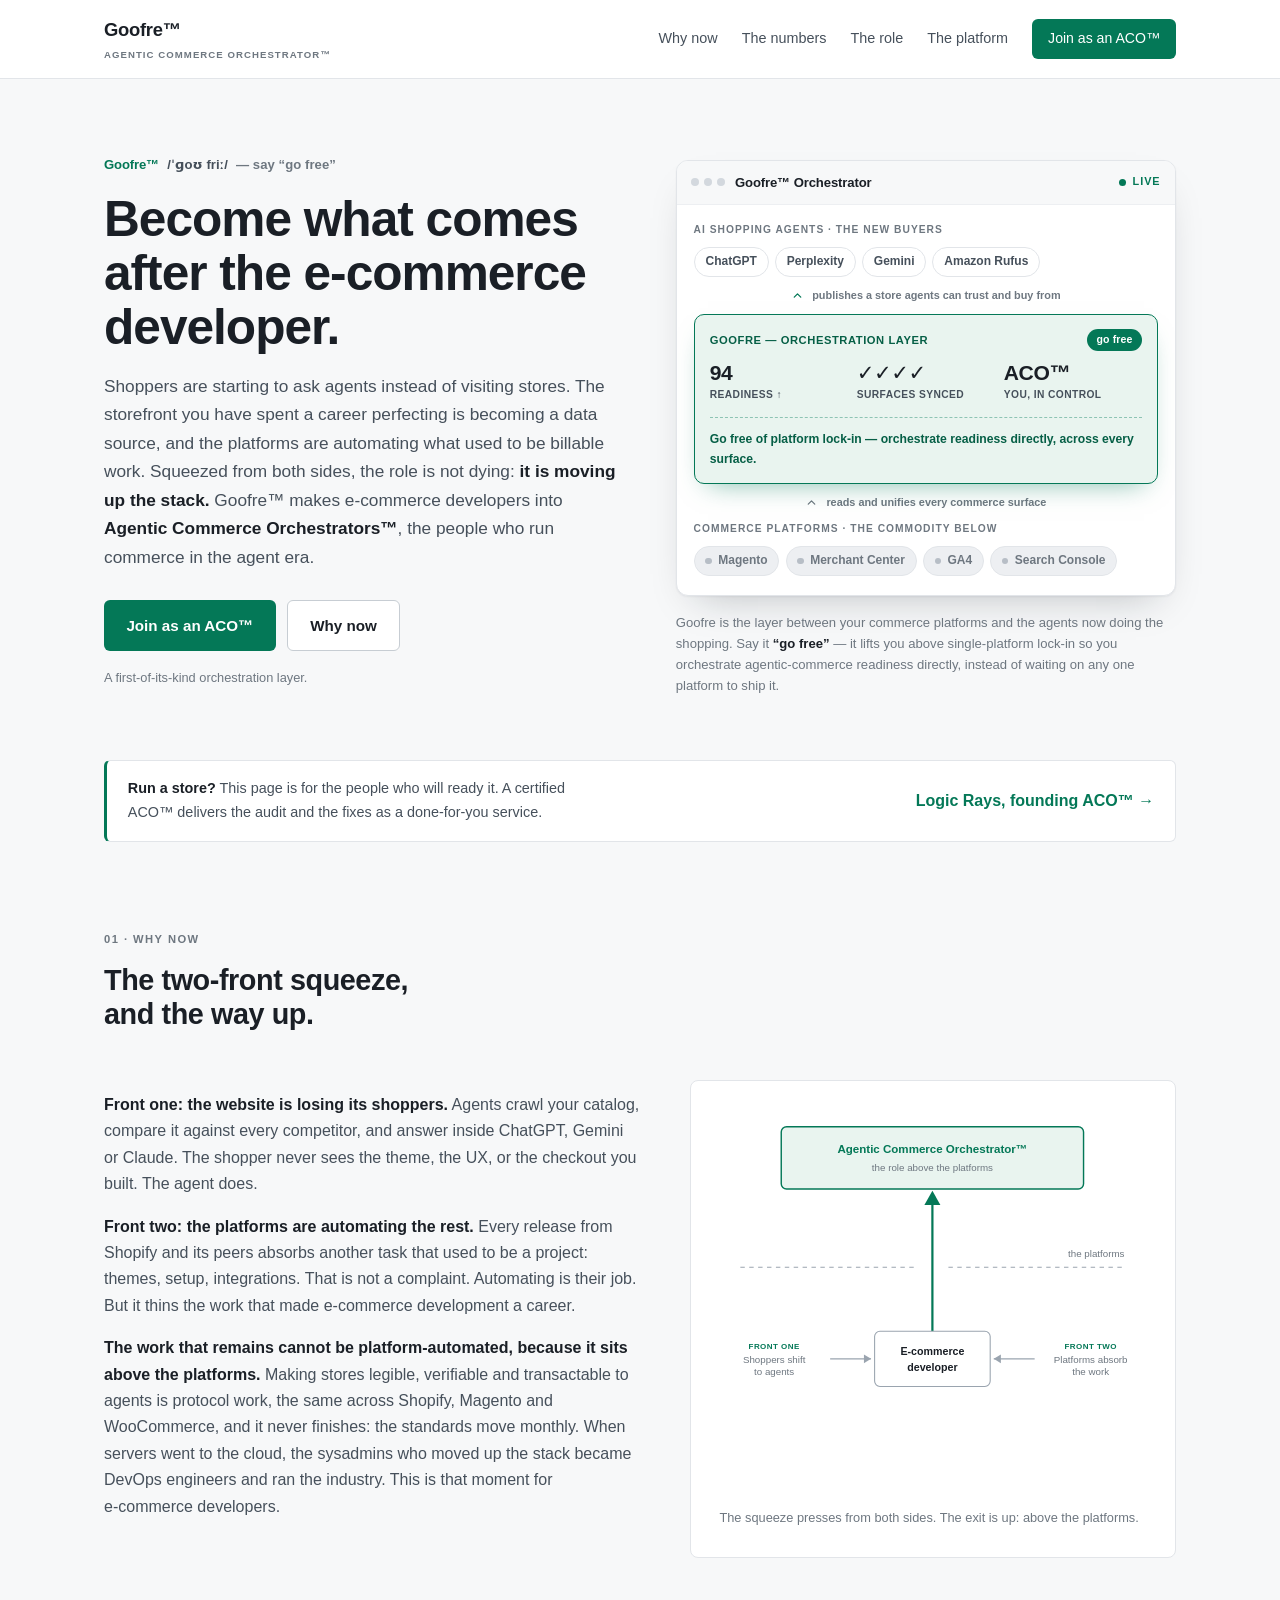
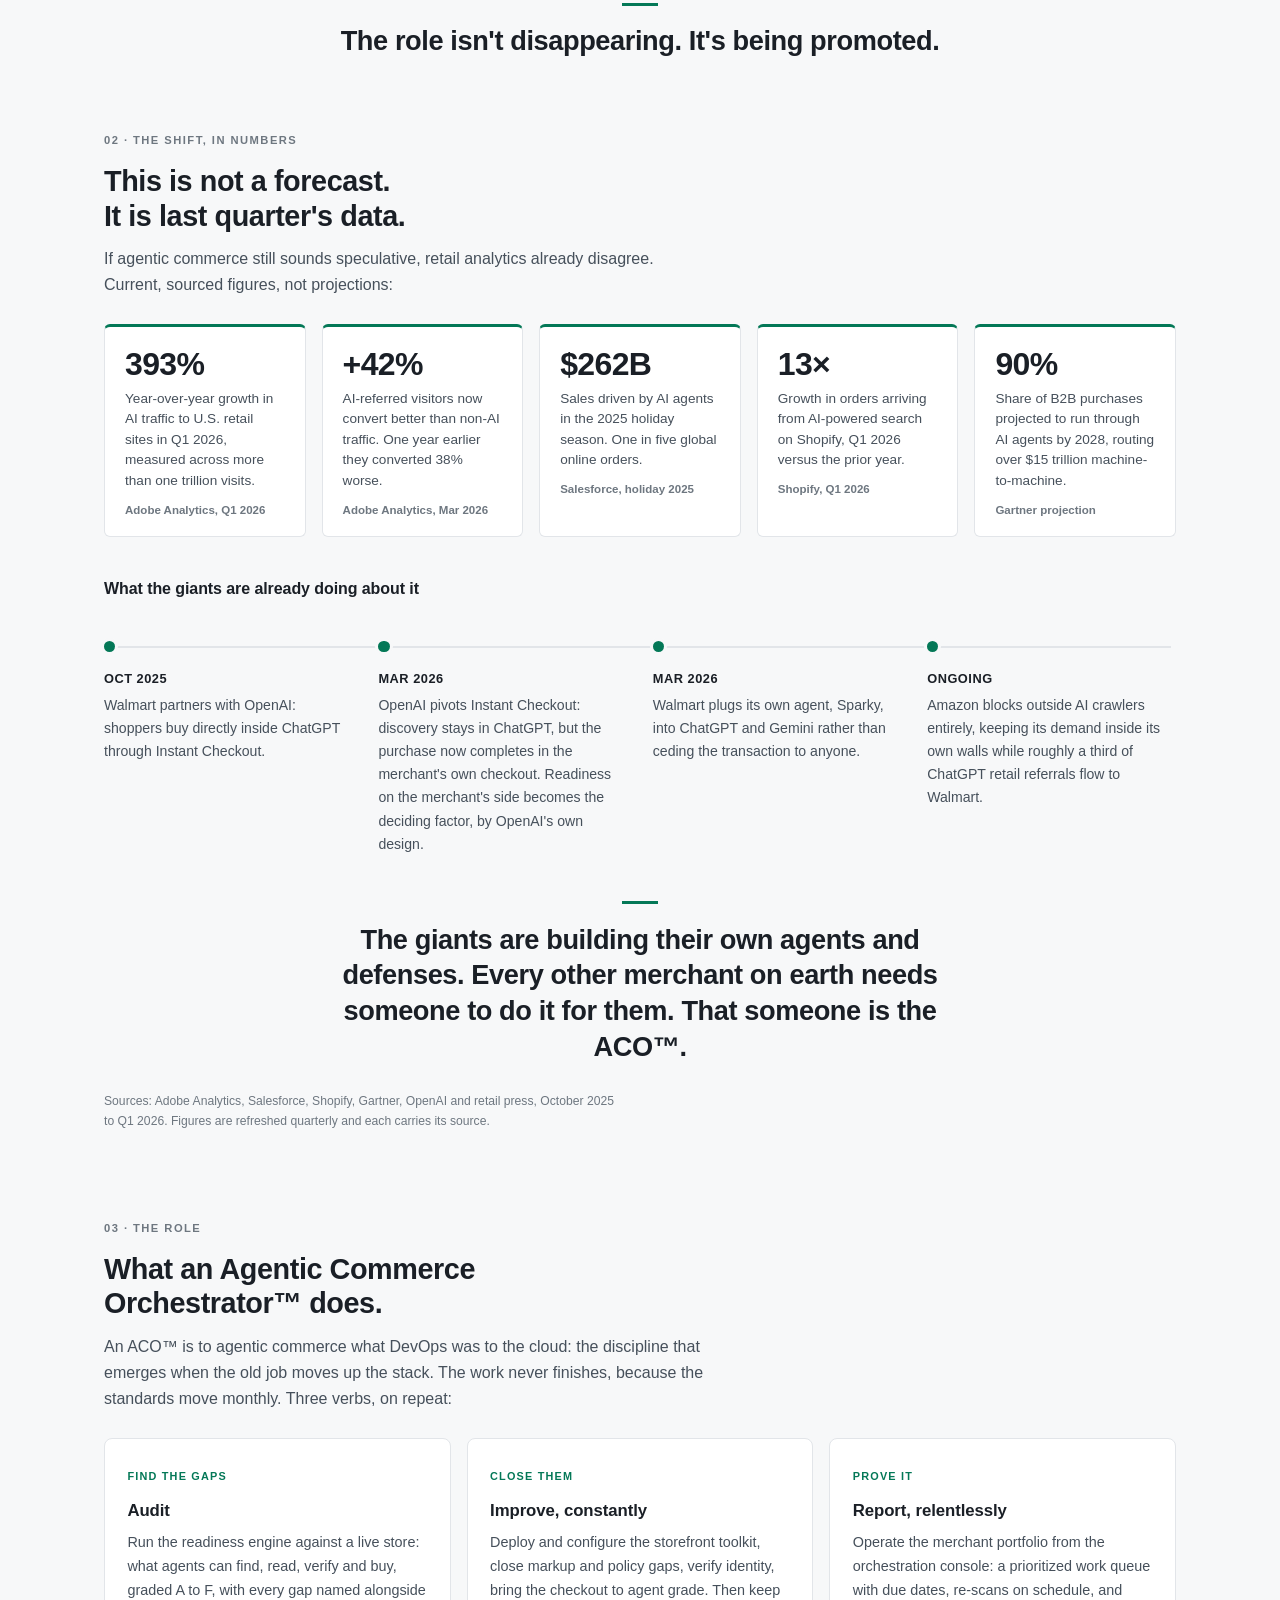
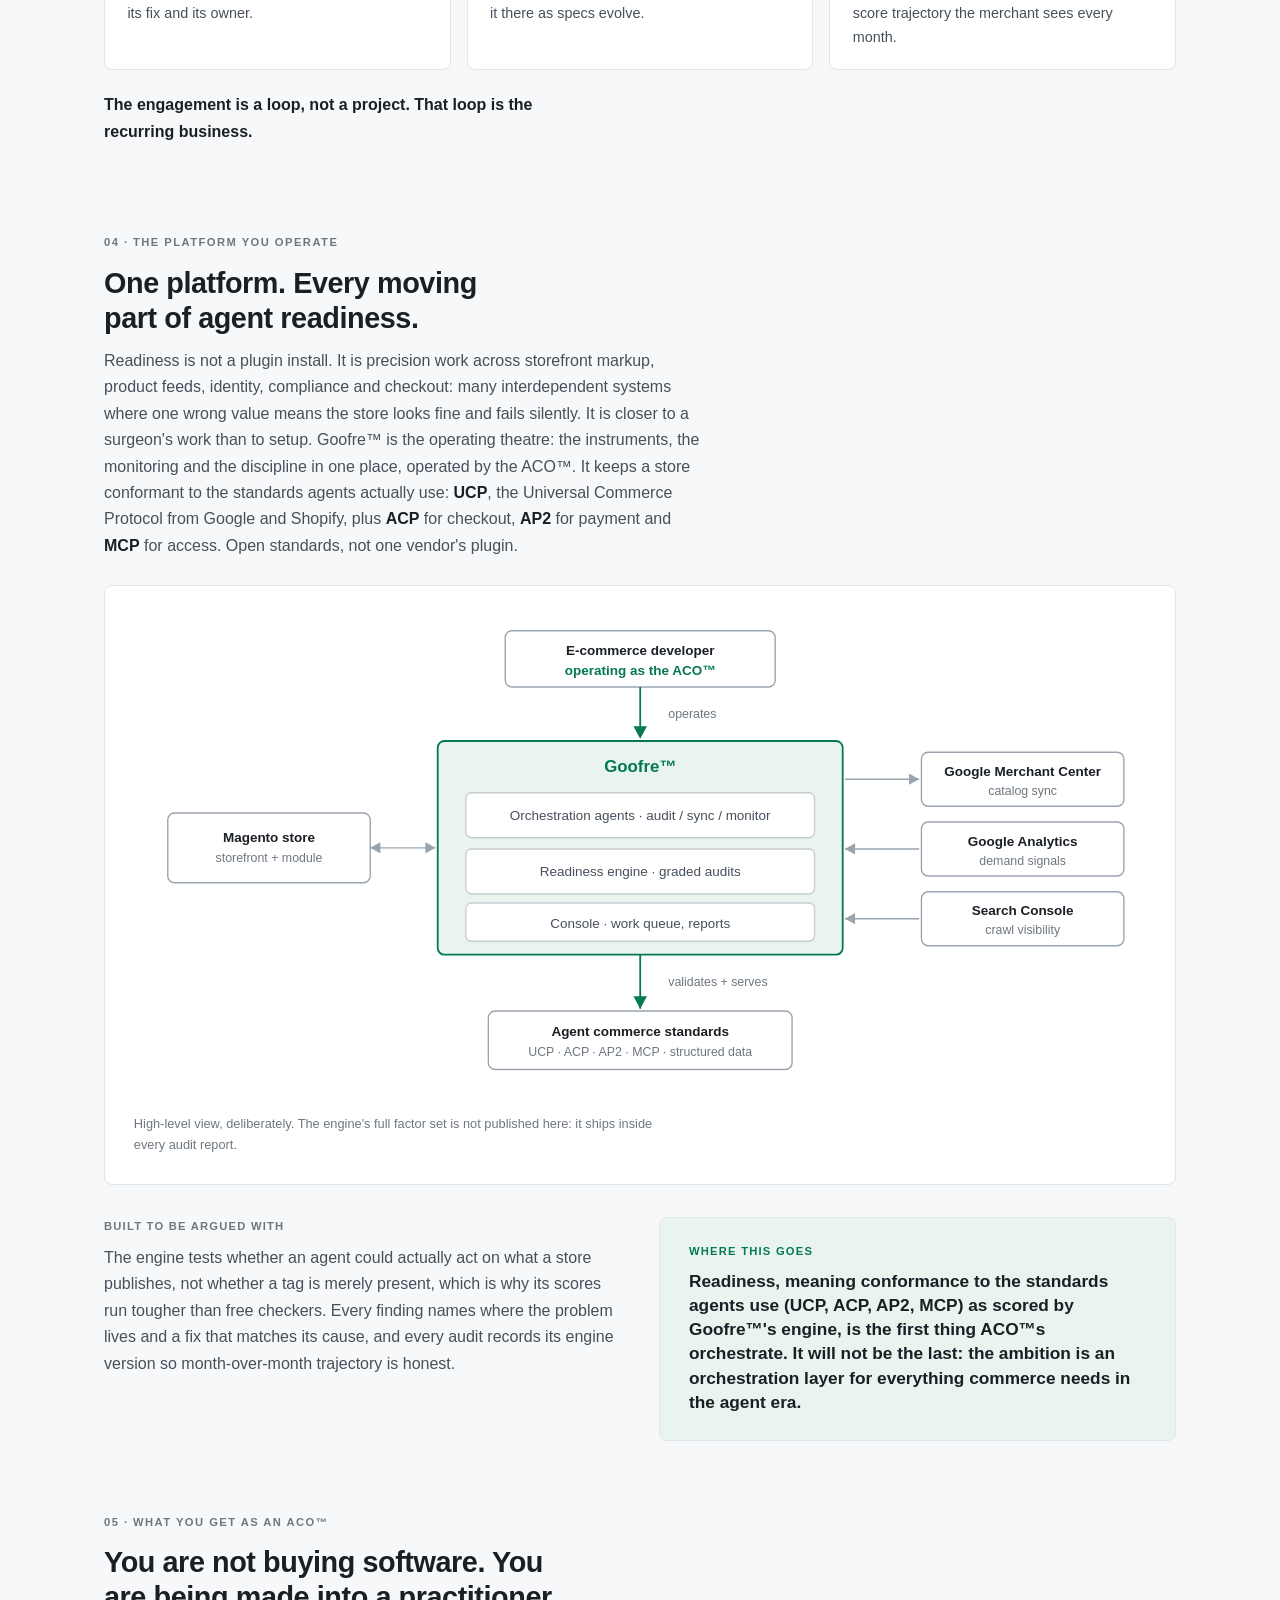
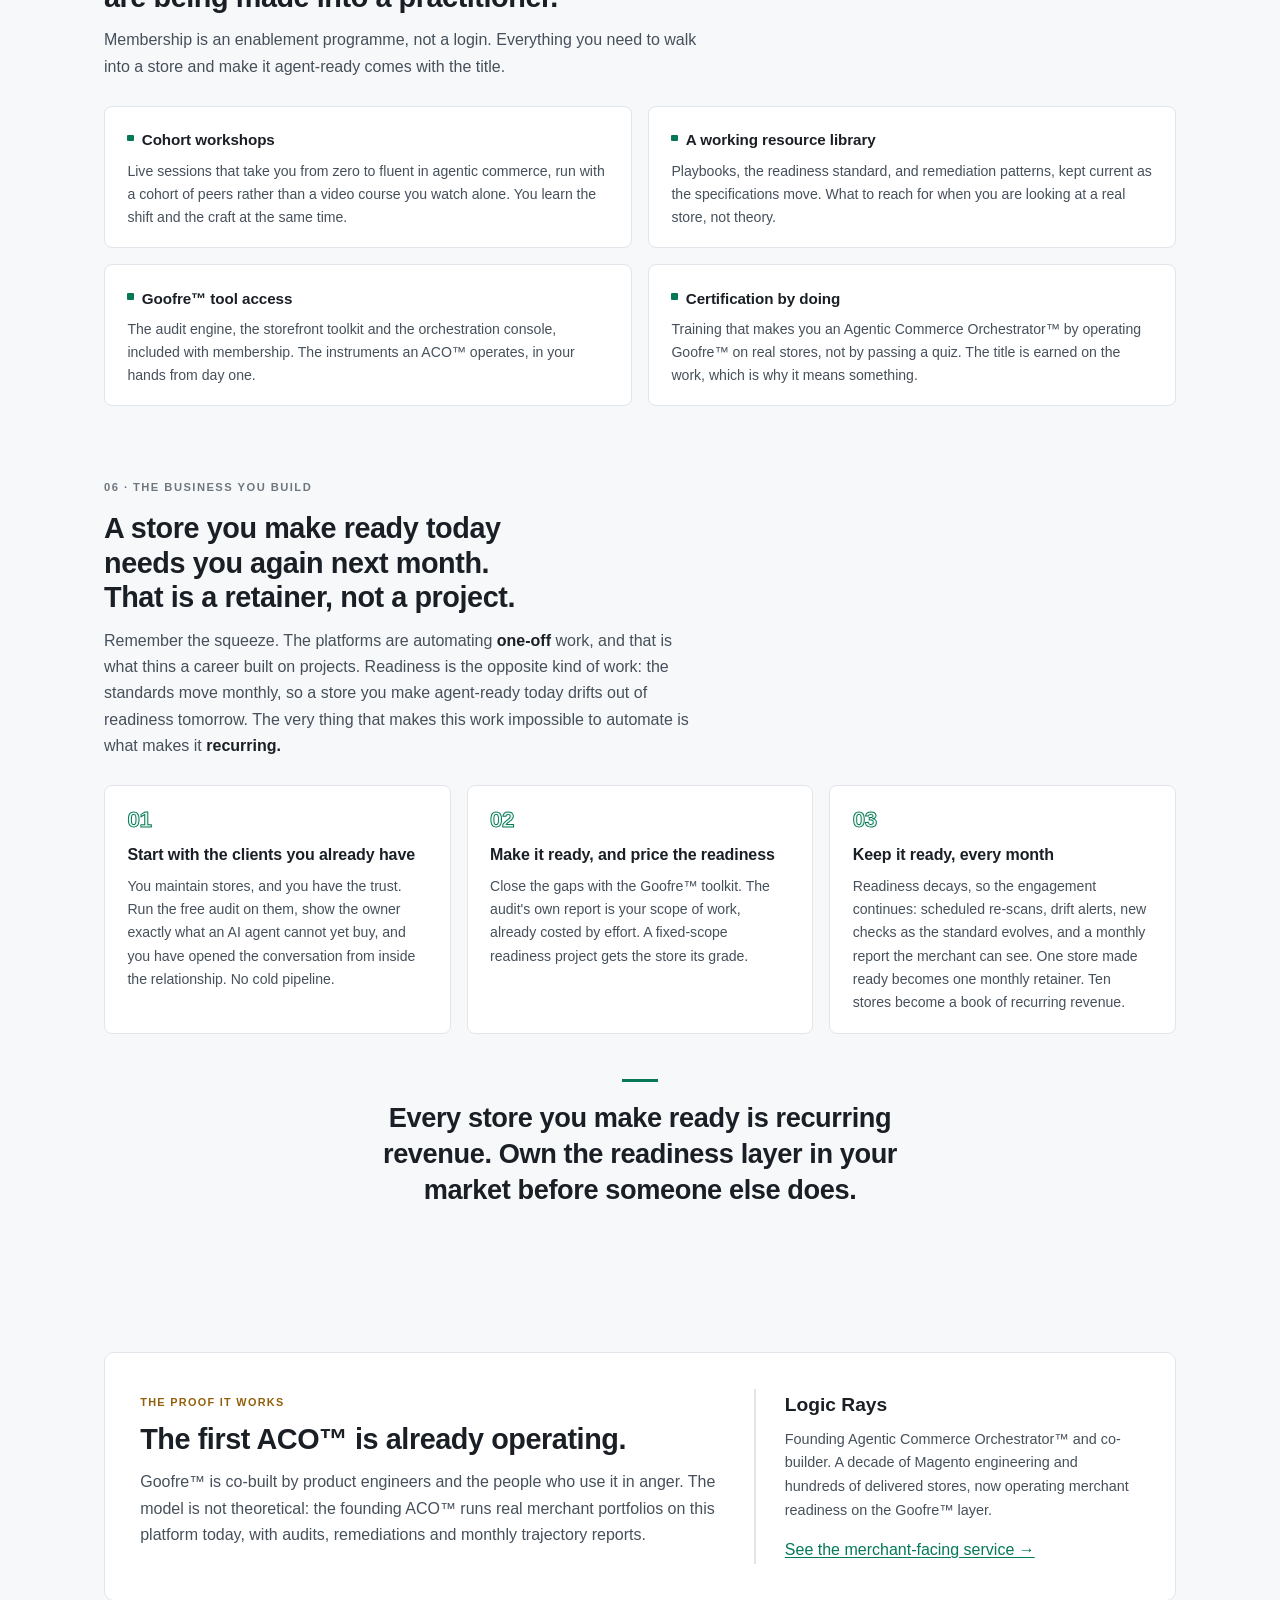
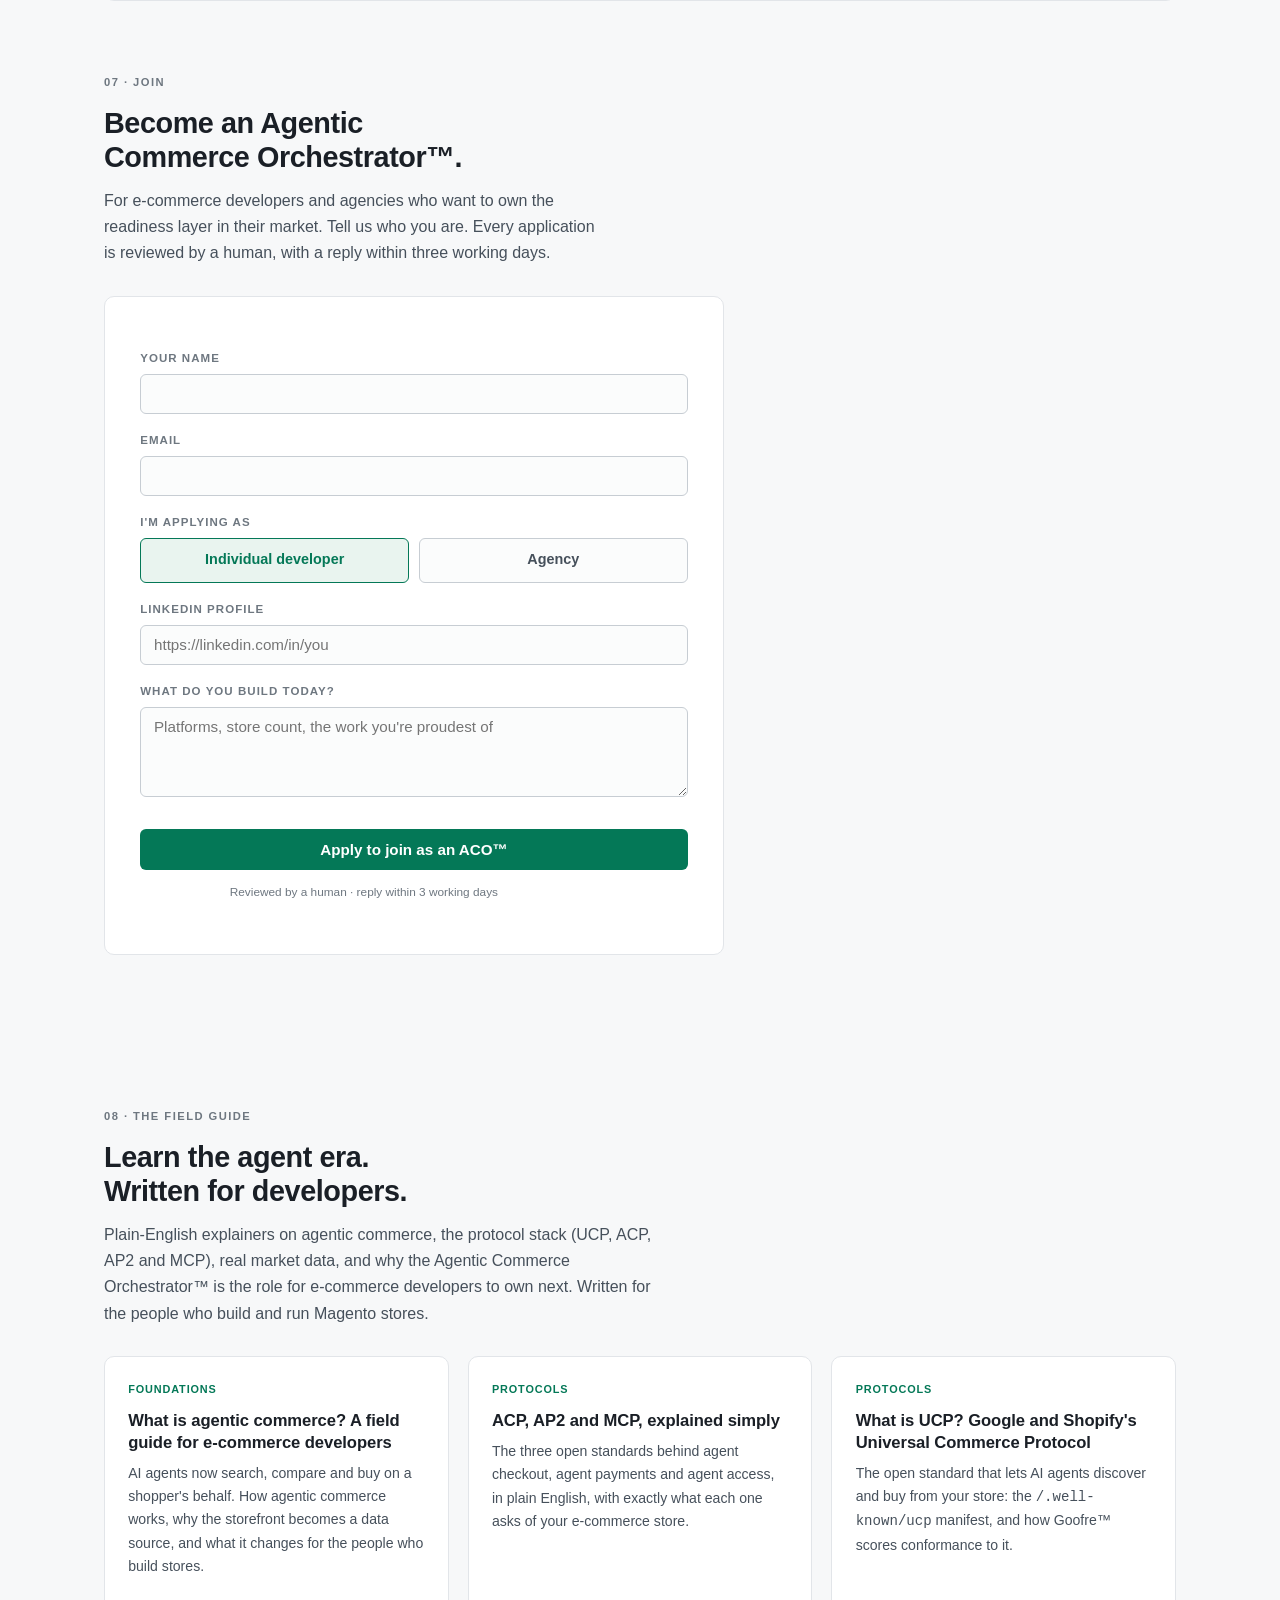
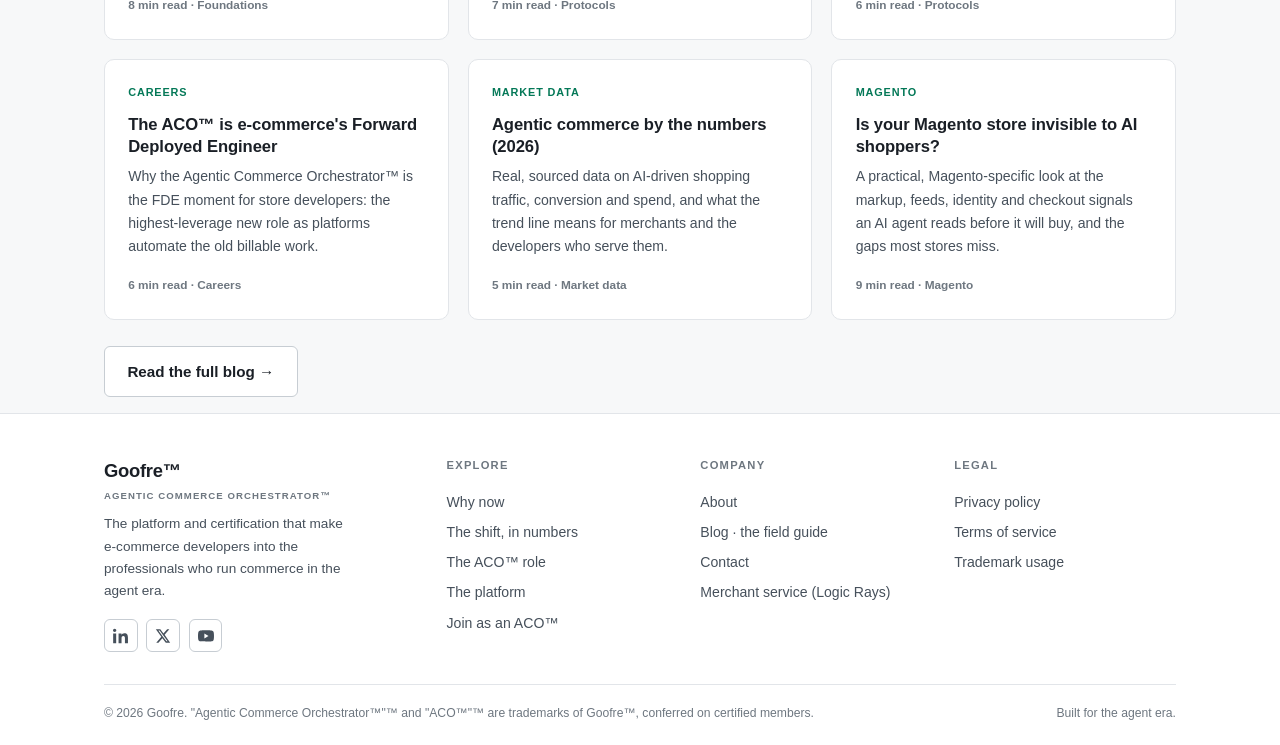
<file: index.html>
<!doctype html>
<html lang="en">
<head>
<!-- ═══════════════════════════════════════════════════════════════════════
  GOOFRE.COM · LANDING v5  (enterprise light · squeeze narrative · ACO)
  2026-08-13. Editorial rules in force on this page:
    · No em dashes anywhere in copy.
    · Every ACO / Agentic Commerce Orchestrator instance carries ™.
    · The audit is never quantified (no check counts, no factor lists).
      Precision is conveyed by language and the high-level diagram; the full
      factor set ships only inside audit reports.
    · The squeeze narrative is supply-side only (never merchant-facing).

  HANDOFF, fill before launch:
    [ ] Application form posts to a PLACEHOLDER action. Wire to a real
        endpoint (candidate: applicant-shaped variant of the public lead
        route) and name the owner of the 3-working-day reply promise.
    [ ] Footer: social links (LinkedIn / X / YouTube), Blog, About, Contact,
        Privacy, Terms are placeholder hrefs. Point at real destinations.
    [ ] Generate /sitemap.xml at launch and reference it in robots.txt.
    [ ] og:image, 1200x630 at /assets/goofre-og.jpg.
    [ ] Logic Rays links point at the github.io PREVIEW, swap to the real
        logicrays.com path at launch.
    [ ] Stats in section 02 are sourced Oct 2025 to Q1 2026. Refresh
        quarterly; each figure carries its source inline.
    [ ] index.html in this repo is the LIVE goofre.com. Replacing it with
        this file is the deliberate launch step.
    [ ] Preview deploys add <meta name="robots" content="noindex">.
  ═══════════════════════════════════════════════════════════════════════ -->
<meta charset="utf-8">
<meta name="viewport" content="width=device-width, initial-scale=1">
<title>Goofre | Agentic Commerce Orchestrator™ for E-commerce Developers</title>
<meta name="description" content="The website is losing shoppers to AI agents, and platforms are automating the rest. Goofre makes e-commerce developers into Agentic Commerce Orchestrators™: precision agentic-commerce readiness, storefront tooling and continuous orchestration. Join as an ACO™.">
<link rel="canonical" href="https://goofre.com/">

<meta property="og:type" content="website">
<meta property="og:site_name" content="Goofre">
<meta property="og:title" content="Become what comes after the e-commerce developer.">
<meta property="og:description" content="Squeezed between agents replacing storefronts and platforms automating projects, the role is moving up the stack. Goofre makes developers into Agentic Commerce Orchestrators™.">
<meta property="og:url" content="https://goofre.com/">
<meta property="og:image" content="https://goofre.com/assets/goofre-og.jpg">
<meta name="twitter:card" content="summary_large_image">

<script type="application/ld+json">
{
  "@context": "https://schema.org",
  "@type": "Organization",
  "name": "Goofre",
  "url": "https://goofre.com",
  "description": "Goofre, the Agentic Commerce Orchestrator™. The platform and certification that make e-commerce developers into ACO™s: the professionals who ready stores for AI shopping agents and keep them ready."
}
</script>
<script type="application/ld+json">
{
  "@context": "https://schema.org",
  "@type": "WebSite",
  "name": "Goofre",
  "url": "https://goofre.com"
}
</script>
</head>
<body>

<style>
  /* ── Enterprise light system. Deep emerald, restrained neutrals, 1px
       borders, small radii. No glows, no gradients, no dark-neon. ───────── */
  :root {
    --ground:  #F7F8F9;
    --surface: #FFFFFF;
    --ink:     #1A1F26;
    --ink-2:   #46505B;
    --ink-3:   #6E7780;
    --rule:    #E2E5E9;
    --rule-2:  #EDEFF2;
    --accent:  #047857;
    --accent-hover: #065F46;
    --tint:    #E9F4EF;
    --warn:    #92600A;
    --font-sans: "Helvetica Neue", Helvetica, Arial, "Segoe UI", system-ui, sans-serif;
  }

  * { box-sizing: border-box; }
  body {
    margin: 0; background: var(--ground); color: var(--ink-2);
    font-family: var(--font-sans); font-size: 16px; line-height: 1.65;
    -webkit-font-smoothing: antialiased;
  }
  .shell { max-width: 1120px; margin: 0 auto; padding: 0 1.5rem; }
  section { padding: 4.5rem 0 0; }

  .eyebrow {
    font-size: .7rem; letter-spacing: .13em; text-transform: uppercase;
    color: var(--ink-3); font-weight: 700; margin: 0 0 .9rem;
  }
  h1 {
    font-size: clamp(2rem, 4.8vw, 3.1rem); line-height: 1.08; letter-spacing: -.02em;
    font-weight: 700; margin: 0 0 1.1rem; color: var(--ink); text-wrap: balance; max-width: 19ch;
  }
  h2 {
    font-size: clamp(1.35rem, 2.8vw, 1.8rem); line-height: 1.2; letter-spacing: -.015em;
    font-weight: 700; margin: 0 0 .8rem; color: var(--ink); text-wrap: balance; max-width: 32ch;
  }
  h3 { font-size: 1rem; font-weight: 700; color: var(--ink); margin: 0 0 .4rem; letter-spacing: -.005em; }
  p { max-width: 68ch; margin: 0 0 1rem; }
  strong { color: var(--ink); font-weight: 700; }
  a { color: var(--accent); text-underline-offset: 2px; }
  a:focus-visible, .cta:focus-visible, input:focus-visible, textarea:focus-visible { outline: 2px solid var(--accent); outline-offset: 2px; }

  .cta {
    display: inline-flex; align-items: center; gap: .5rem;
    background: var(--accent); color: #fff; text-decoration: none;
    font-weight: 600; font-size: .95rem; padding: .75rem 1.4rem; border-radius: 6px; border: 0; cursor: pointer;
  }
  .cta:hover { background: var(--accent-hover); }
  .cta.ghost { background: var(--surface); color: var(--ink); border: 1px solid #C7CDD3; }
  .cta.ghost:hover { border-color: var(--accent); color: var(--accent); }

  header.site { background: rgba(255,255,255,.92); -webkit-backdrop-filter: blur(8px); backdrop-filter: blur(8px);
    border-bottom: 1px solid var(--rule); position: sticky; top: 0; z-index: 50; }
  html { scroll-behavior: smooth; }
  section[id], div[id] { scroll-margin-top: 88px; }
  header.site .shell { display: flex; align-items: center; justify-content: space-between; flex-wrap: wrap; gap: .5rem 1.2rem; padding-top: .95rem; padding-bottom: .95rem; }
  .wordmark { font-weight: 700; letter-spacing: -.015em; font-size: 1.15rem; color: var(--ink); text-decoration: none; }
  .wordmark small { font-size: .6rem; letter-spacing: .11em; text-transform: uppercase; color: var(--ink-3); display: block; margin-top: .1rem; font-weight: 600; }
  .nav { display: flex; gap: 1.5rem; align-items: center; font-size: .9rem; }
  .nav a { color: var(--ink-2); text-decoration: none; font-weight: 500; }
  .nav a:hover { color: var(--ink); }
  .nav a.cta, .nav a.cta:hover { color: #fff; }

  .hero { padding: 4.5rem 0 3.5rem; }
  .hero-grid { display: grid; grid-template-columns: 1.02fr .98fr; gap: 3.2rem; align-items: center; }
  .hero-sub { font-size: 1.08rem; max-width: 56ch; }
  .hero-note { font-size: .8rem; color: var(--ink-3); margin-top: 1rem; font-weight: 500; }
  .hero-eyebrow { display: inline-flex; align-items: baseline; flex-wrap: wrap; gap: .5rem; font-size: .82rem;
    font-weight: 700; color: var(--ink-3); margin: 0 0 1.1rem; letter-spacing: .005em; }
  .hero-eyebrow b { color: var(--accent); letter-spacing: -.01em; }
  .hero-eyebrow .ipa { font-weight: 600; color: var(--ink-2); font-style: normal; }
  .hero-eyebrow .say { color: var(--ink-3); font-weight: 600; }

  /* ── Hero centrepiece: the orchestration console. Goofre is the layer that
       lifts developers ABOVE the platforms ("go free") to serve the agents. ── */
  .orchestrator { margin: 0; background: var(--surface); border: 1px solid var(--rule); border-radius: 12px;
    box-shadow: 0 1px 2px rgba(16,24,32,.05), 0 18px 40px -20px rgba(16,24,32,.28); overflow: hidden; }
  .oc-bar { display: flex; align-items: center; gap: .6rem; padding: .68rem .9rem; background: var(--ground);
    border-bottom: 1px solid var(--rule-2); }
  .oc-bar .dots { display: flex; gap: .32rem; }
  .oc-bar .dots i { width: .5rem; height: .5rem; border-radius: 50%; background: #D3D8DE; }
  .oc-bar .t { font-size: .82rem; font-weight: 700; color: var(--ink); letter-spacing: -.01em; }
  .oc-bar .live { margin-left: auto; display: inline-flex; align-items: center; gap: .38rem; font-size: .68rem;
    font-weight: 800; text-transform: uppercase; letter-spacing: .09em; color: var(--accent); }
  .oc-bar .live i { width: .44rem; height: .44rem; border-radius: 50%; background: var(--accent);
    animation: ocpulse 2.4s ease-out infinite; }
  @keyframes ocpulse { 0% { box-shadow: 0 0 0 0 rgba(4,120,87,.5); } 70% { box-shadow: 0 0 0 6px rgba(4,120,87,0); }
    100% { box-shadow: 0 0 0 0 rgba(4,120,87,0); } }

  .oc-body { padding: 1.05rem 1.05rem 1.15rem; display: flex; flex-direction: column; gap: .5rem; }
  .oc-plane .lbl { font-size: .64rem; font-weight: 800; text-transform: uppercase; letter-spacing: .1em;
    color: var(--ink-3); display: block; margin: 0 0 .5rem; }
  .oc-chips { display: flex; flex-wrap: wrap; gap: .38rem; }
  .oc-chips .chip { font-size: .75rem; font-weight: 600; color: var(--ink-2); background: var(--surface);
    border: 1px solid var(--rule); border-radius: 999px; padding: .26rem .68rem; }
  .oc-platforms .chip { color: var(--ink-3); background: var(--rule-2); border-color: var(--rule); }
  .oc-platforms .chip::before { content: ""; display: inline-block; width: .4rem; height: .4rem; border-radius: 50%;
    background: #B7BEC6; margin-right: .4rem; vertical-align: middle; }

  .oc-flow { display: flex; align-items: center; justify-content: center; gap: .5rem; padding: .1rem 0;
    font-size: .68rem; font-weight: 700; color: var(--ink-3); }
  .oc-flow.up svg { color: var(--accent); }
  .oc-flow svg { width: 13px; height: 13px; flex: none; }

  .oc-core { position: relative; background: var(--tint); border: 1.5px solid var(--accent); border-radius: 10px;
    padding: .85rem .95rem .9rem; box-shadow: 0 12px 26px -14px rgba(4,120,87,.55); }
  .oc-core .head { display: flex; align-items: center; justify-content: space-between; gap: .5rem; margin: 0 0 .7rem; }
  .oc-core .name { font-size: .7rem; font-weight: 800; letter-spacing: .05em; color: var(--accent-hover); }
  .oc-core .say { font-size: .66rem; font-weight: 800; color: #fff; background: var(--accent); border-radius: 999px;
    padding: .16rem .6rem; white-space: nowrap; letter-spacing: .01em; }
  .oc-metrics { display: grid; grid-template-columns: repeat(3,1fr); gap: .55rem; }
  .oc-metrics b { display: block; font-size: 1.32rem; font-weight: 800; color: var(--ink); letter-spacing: -.02em; line-height: 1; }
  .oc-metrics small { display: block; font-size: .64rem; color: var(--ink-2); font-weight: 700; margin-top: .24rem;
    text-transform: uppercase; letter-spacing: .04em; }
  .oc-core .foot { margin-top: .8rem; padding-top: .66rem; border-top: 1px dashed rgba(4,120,87,.4);
    font-size: .76rem; font-weight: 700; color: var(--accent-hover); }
  .hero-figcap { font-size: .82rem; color: var(--ink-3); margin: 1rem 0 0; line-height: 1.6; font-weight: 500; }

  @media (max-width: 940px) {
    .hero-grid { grid-template-columns: 1fr; gap: 2.4rem; }
    .hero-sub { max-width: 60ch; }
    .orchestrator { max-width: 460px; }
  }

  /* why-now: text + vertical diagram, side by side, vertically centred */
  .why-grid { display: grid; grid-template-columns: 1.05fr .95fr; gap: 3rem; align-items: center; margin-top: 1.4rem; }
  .why-copy p { max-width: none; }
  .why-figure { margin-top: 0; }

  .merchant-band {
    display: flex; align-items: center; justify-content: space-between; gap: 1.5rem; flex-wrap: wrap;
    background: var(--surface); border: 1px solid var(--rule); border-left: 3px solid var(--accent);
    border-radius: 6px; padding: 1rem 1.3rem; margin: 0 0 1rem;
  }
  .merchant-band p { margin: 0; font-size: .9rem; max-width: 60ch; }
  .merchant-band a { font-weight: 600; text-decoration: none; }
  .merchant-band a:hover { text-decoration: underline; }

  .panel { background: var(--surface); border: 1px solid var(--rule); border-radius: 8px; padding: 1.8rem; margin: 1.6rem 0 0; }
  .panel svg { width: 100%; height: auto; display: block; }
  .panel figcaption { font-size: .8rem; color: var(--ink-3); margin-top: 1rem; line-height: 1.6; max-width: 76ch; }
  .d-label { font-family: var(--font-sans); font-size: 12px; fill: var(--ink-2); font-weight: 500; }
  .d-label.strong { fill: var(--ink); font-weight: 700; }
  .d-label.accent { fill: var(--accent); font-weight: 700; }
  .d-label.dim { fill: var(--ink-3); font-size: 11px; }
  .d-box { fill: var(--surface); stroke: #9AA4AF; stroke-width: 1.2; rx: 6; }
  .d-box.accent { stroke: var(--accent); stroke-width: 1.6; fill: var(--tint); }
  .d-box.inner { fill: #FFFFFF; stroke: #C7CDD3; rx: 5; }
  .d-line { stroke: #9AA4AF; stroke-width: 1.2; fill: none; }
  .d-line.accent { stroke: var(--accent); stroke-width: 1.6; }

  /* thesis / climax statement: centred, deliberate, fills the centre of the width */
  .pull {
    text-align: center; max-width: 40ch; margin: 2.8rem auto 0;
    font-size: clamp(1.4rem, 2.4vw, 1.7rem); line-height: 1.32; letter-spacing: -.015em;
    color: var(--ink); font-weight: 700;
  }
  .pull::before { content: ""; display: block; width: 2.2rem; height: 3px; background: var(--accent); margin: 0 auto 1.1rem; }

  /* stats */
  .stats { display: grid; grid-template-columns: repeat(auto-fit, minmax(200px, 1fr)); gap: 1rem; margin: 1.6rem 0 0; }
  .stat { background: var(--surface); border: 1px solid var(--rule); border-top: 3px solid var(--accent); border-radius: 6px; padding: 1.2rem 1.25rem 1.05rem; }
  .stat b { display: block; font-size: 2rem; font-weight: 700; letter-spacing: -.02em; color: var(--ink); line-height: 1.1; }
  .stat span { display: block; font-size: .85rem; margin-top: .45rem; line-height: 1.5; }
  .stat small { display: block; font-size: .72rem; color: var(--ink-3); margin-top: .6rem; font-weight: 600; }
  /* horizontal timeline: 4 nodes on a rail, reading left to right */
  .timeline { display: grid; grid-template-columns: repeat(4, 1fr); gap: 1.6rem; margin: 2.4rem 0 0; position: relative; }
  .timeline::before { content: ""; position: absolute; top: 5px; left: 5px; right: 5px; height: 2px; background: var(--rule); }
  .tl { position: relative; padding-top: 1.7rem; max-width: none; }
  .tl::before { content: ""; position: absolute; left: 0; top: 0; width: .7rem; height: .7rem; border-radius: 50%; background: var(--accent); box-shadow: 0 0 0 3px var(--ground); }
  .tl b { display: block; color: var(--ink); font-weight: 700; font-size: .8rem; letter-spacing: .04em; margin-bottom: .3rem; }
  .tl p { margin: 0; font-size: .88rem; }
  .sources { font-size: .76rem; color: var(--ink-3); margin-top: 1.6rem; max-width: 76ch; }

  .triad { display: grid; grid-template-columns: 1fr 1fr 1fr; gap: 1rem; margin: 1.6rem 0 0; }
  .tcard { background: var(--surface); border: 1px solid var(--rule); border-radius: 8px; padding: 1.4rem 1.4rem 1.2rem; }
  .tcard .tk { font-size: .68rem; letter-spacing: .11em; text-transform: uppercase; color: var(--accent); font-weight: 700; }
  .tcard h3 { margin: .55rem 0 .4rem; font-size: 1.05rem; }
  .tcard p { font-size: .9rem; margin: 0; }

  .principles { display: grid; grid-template-columns: 1fr 1fr; gap: 1rem; margin-top: 1.6rem; }
  .prin { background: var(--surface); border: 1px solid var(--rule); border-radius: 8px; padding: 1.3rem 1.4rem 1.1rem; }
  .prin h3 { font-size: .95rem; color: var(--ink); margin-bottom: .45rem; }
  .prin h3 { padding-left: .9rem; position: relative; }
  .prin h3::before { content: ""; position: absolute; left: 0; top: .5em; width: .4rem; height: .4rem; background: var(--accent); border-radius: 1px; }
  .prin p { font-size: .88rem; margin: 0; }

  /* two-column split: explanatory prose left, highlighted statement right */
  .split { display: grid; grid-template-columns: 1fr 1fr; gap: 2.4rem; margin: 2rem 0 0; align-items: stretch; }
  .split .lead-eyebrow { font-size: .7rem; letter-spacing: .11em; text-transform: uppercase; color: var(--ink-3); font-weight: 700; margin: 0 0 .6rem; }
  .split-copy p { max-width: none; margin: 0; }
  .statement-card { background: var(--tint); border: 1px solid var(--rule); border-radius: 8px; padding: 1.6rem 1.8rem; display: flex; flex-direction: column; justify-content: center; }
  .statement-card .lead-eyebrow { color: var(--accent); }
  .statement-card p { margin: 0; font-size: 1.08rem; font-weight: 700; color: var(--ink); max-width: none; line-height: 1.4; }

  /* business model steps */
  .model { display: grid; grid-template-columns: 1fr 1fr 1fr; gap: 1rem; margin: 1.6rem 0 0; }
  .model-step { background: var(--surface); border: 1px solid var(--rule); border-radius: 8px; padding: 1.4rem 1.4rem 1.2rem; position: relative; }
  .model-step .mn { font-size: 1.4rem; font-weight: 700; color: var(--tint); -webkit-text-stroke: 1px var(--accent); letter-spacing: -.02em; line-height: 1; display: block; }
  .model-step h3 { margin: .7rem 0 .4rem; font-size: 1rem; }
  .model-step p { font-size: .88rem; margin: 0; }

  /* ── Blog / field-guide tiles ─────────────────────────────────────── */
  .posts { display: grid; grid-template-columns: repeat(3, 1fr); gap: 1.2rem; margin: 1.8rem 0 0; }
  .post { display: flex; flex-direction: column; background: var(--surface); border: 1px solid var(--rule);
    border-radius: 10px; padding: 1.5rem 1.45rem; text-decoration: none;
    transition: border-color .15s ease, box-shadow .15s ease, transform .15s ease; }
  .post:hover { border-color: var(--accent); box-shadow: 0 14px 30px -20px rgba(4,120,87,.55); transform: translateY(-2px); }
  .post .cat { font-size: .68rem; font-weight: 700; text-transform: uppercase; letter-spacing: .08em; color: var(--accent); margin-bottom: .7rem; }
  .post h3 { font-size: 1.04rem; margin: 0 0 .5rem; color: var(--ink); line-height: 1.32; }
  .post p { font-size: .88rem; color: var(--ink-2); margin: 0 0 1.1rem; }
  .post .meta { margin-top: auto; font-size: .74rem; color: var(--ink-3); font-weight: 600; }
  .posts-more { display: inline-flex; margin-top: 1.6rem; }
  @media (max-width: 840px){ .posts { grid-template-columns: 1fr 1fr; } }
  @media (max-width: 560px){ .posts { grid-template-columns: 1fr; } }

  .partner { background: var(--surface); border: 1px solid var(--rule); border-radius: 10px; padding: 2.2rem; margin-top: 4.5rem; }
  .partner .grid { display: grid; grid-template-columns: 1.2fr .8fr; gap: 2.2rem; align-items: center; }
  .partner .founding { font-size: .68rem; letter-spacing: .12em; text-transform: uppercase; color: var(--warn); font-weight: 700; }
  .partner h2 { margin-top: .5rem; }
  .partner .lr { border-left: 2px solid var(--rule); padding-left: 1.8rem; }
  .partner .lr b { font-size: 1.2rem; font-weight: 700; color: var(--ink); display: block; }
  .partner .lr p { font-size: .9rem; margin: .45rem 0 .9rem; }

  .apply { background: var(--surface); border: 1px solid var(--rule); border-radius: 10px; padding: 2.2rem; margin-top: 1.8rem; max-width: 620px; }
  .apply label { display: block; font-size: .72rem; letter-spacing: .09em; text-transform: uppercase; color: var(--ink-3); font-weight: 700; margin: 1.1rem 0 .35rem; }
  .apply input[type="text"], .apply input[type="email"], .apply input[type="url"], .apply textarea {
    width: 100%; background: #FBFCFC; border: 1px solid #C7CDD3; border-radius: 6px;
    color: var(--ink); font-family: var(--font-sans); font-size: .95rem; padding: .65rem .8rem; outline: none;
  }
  .apply input:focus, .apply textarea:focus { border-color: var(--accent); }
  .apply textarea { min-height: 90px; resize: vertical; }
  .whoami { display: flex; gap: .6rem; margin-top: .35rem; }
  .whoami input[type="radio"] { position: absolute; opacity: 0; }
  .whoami label {
    margin: 0; flex: 1; text-align: center; cursor: pointer; text-transform: none; letter-spacing: 0;
    font-size: .9rem; font-weight: 600; color: var(--ink-2);
    background: #FBFCFC; border: 1px solid #C7CDD3; border-radius: 6px; padding: .6rem .5rem;
  }
  .whoami input[type="radio"]:checked + label { border-color: var(--accent); color: var(--accent); background: var(--tint); }
  .whoami input[type="radio"]:focus-visible + label { outline: 2px solid var(--accent); outline-offset: 2px; }
  .cond { display: none; }
  .apply:has(#who-ind:checked) .cond.ind { display: block; }
  .apply:has(#who-agency:checked) .cond.agency { display: block; }
  .apply .cta { margin-top: 1.5rem; width: 100%; justify-content: center; }
  .apply-note { font-size: .74rem; color: var(--ink-3); margin-top: .8rem; text-align: center; font-weight: 500; }

  .final { padding: 4.5rem 0 5rem; }

  /* ── Enterprise footer: sitemap columns + social ─────────────────────── */
  footer.site { background: var(--surface); border-top: 1px solid var(--rule); margin-top: 1rem; }
  .foot-grid { display: grid; grid-template-columns: 1.4fr 1fr 1fr 1fr; gap: 2rem; padding: 2.6rem 0 2rem; }
  .foot-brand p { font-size: .85rem; margin: .6rem 0 1rem; max-width: 32ch; }
  .foot-col h4 { font-size: .7rem; letter-spacing: .11em; text-transform: uppercase; color: var(--ink-3); font-weight: 700; margin: 0 0 .8rem; }
  .foot-col a { display: block; color: var(--ink-2); text-decoration: none; font-size: .88rem; padding: .22rem 0; }
  .foot-col a:hover { color: var(--accent); }
  .social { display: flex; gap: .55rem; }
  .social a {
    width: 2.1rem; height: 2.1rem; border: 1px solid #C7CDD3; border-radius: 6px;
    display: flex; align-items: center; justify-content: center; color: var(--ink-2);
  }
  .social a:hover { border-color: var(--accent); color: var(--accent); }
  .social svg { width: 1rem; height: 1rem; fill: currentColor; }
  .foot-bottom { border-top: 1px solid var(--rule); padding: 1.1rem 0 1.4rem; display: flex; flex-wrap: wrap; gap: .5rem 2rem; justify-content: space-between; font-size: .76rem; color: var(--ink-3); }

  @media (max-width: 900px) { .foot-grid { grid-template-columns: 1fr 1fr; } }
  @media (max-width: 840px) {
    .triad, .principles, .model, .split { grid-template-columns: 1fr; }
    .why-grid { grid-template-columns: 1fr; gap: 1.6rem; }
    .why-figure { max-width: 440px; }
    .timeline { grid-template-columns: 1fr 1fr; gap: 1.4rem 1.6rem; }
    .timeline::before { display: none; }
    .partner .grid { grid-template-columns: 1fr; }
    .partner .lr { border-left: 0; border-top: 1px solid var(--rule); padding: 1.4rem 0 0; }
  }
  @media (max-width: 560px) { .foot-grid { grid-template-columns: 1fr; } .timeline { grid-template-columns: 1fr; } }
  /* keep the sticky header compact on phones: logo + primary CTA only, no wrapping menu */
  @media (max-width: 820px) {
    header.site .shell { flex-wrap: nowrap; }
    .nav a:not(.cta) { display: none; }
    section[id], div[id] { scroll-margin-top: 104px; }
  }
  @media (prefers-reduced-motion: reduce) { * { transition: none !important; } }
</style>

<header class="site">
  <div class="shell">
    <a class="wordmark" href="/">Goofre™<small>Agentic Commerce Orchestrator™</small></a>
    <nav class="nav">
      <a href="#why">Why now</a>
      <a href="#numbers">The numbers</a>
      <a href="#role">The role</a>
      <a href="#platform">The platform</a>
      <a class="cta" style="padding:.5rem 1rem;font-size:.88rem;" href="#apply">Join as an ACO™</a>
    </nav>
  </div>
</header>

<!-- ══════════════════ HERO ══════════════════ -->
<div class="shell">
  <section class="hero" id="top">
    <div class="hero-grid">
      <div class="hero-copy">
        <p class="hero-eyebrow">
          <b>Goofre™</b> <span class="ipa">/ˈɡoʊ&nbsp;friː/</span>
          <span class="say">— say &ldquo;go&nbsp;free&rdquo;</span>
        </p>
        <h1>Become what comes after the e&#8209;commerce developer.</h1>
        <p class="hero-sub">
          Shoppers are starting to ask agents instead of visiting stores. The storefront you have spent
          a career perfecting is becoming a data source, and the platforms are automating what used to
          be billable work. Squeezed from both sides, the role is not dying: <strong>it is moving up
          the stack.</strong> Goofre™ makes e‑commerce developers into
          <strong>Agentic Commerce Orchestrators™</strong>, the people who run commerce in the
          agent era.
        </p>
        <div style="display:flex;gap:.7rem;flex-wrap:wrap;margin:1.8rem 0 0;">
          <a class="cta" href="#apply">Join as an ACO™</a>
          <a class="cta ghost" href="#why">Why now</a>
        </div>
        <p class="hero-note">A first-of-its-kind orchestration layer.</p>
      </div>

      <div class="hero-figure">
        <figure class="orchestrator"
          aria-label="Goofre sits as an orchestration layer between commerce platforms below and AI shopping agents above: it reads every platform and publishes a store the agents can trust and buy from.">
          <div class="oc-bar">
            <span class="dots"><i></i><i></i><i></i></span>
            <span class="t">Goofre™ Orchestrator</span>
            <span class="live"><i></i>live</span>
          </div>
          <div class="oc-body">

            <!-- demand: the agents now doing the shopping -->
            <div class="oc-plane oc-agents">
              <span class="lbl">AI shopping agents · the new buyers</span>
              <div class="oc-chips">
                <span class="chip">ChatGPT</span><span class="chip">Perplexity</span>
                <span class="chip">Gemini</span><span class="chip">Amazon Rufus</span>
              </div>
            </div>

            <div class="oc-flow up">
              <svg viewBox="0 0 24 24" fill="none" stroke="currentColor" stroke-width="2.4" stroke-linecap="round" stroke-linejoin="round" aria-hidden="true"><path d="M6 15l6-6 6 6"/></svg>
              publishes a store agents can trust and buy from
            </div>

            <!-- the layer -->
            <div class="oc-plane oc-core">
              <div class="head">
                <span class="name">GOOFRE — ORCHESTRATION LAYER</span>
                <span class="say">go free</span>
              </div>
              <div class="oc-metrics">
                <div><b>94</b><small>Readiness ↑</small></div>
                <div><b>✓✓✓✓</b><small>Surfaces synced</small></div>
                <div><b>ACO™</b><small>You, in control</small></div>
              </div>
              <div class="foot">Go free of platform lock‑in — orchestrate readiness directly, across every surface.</div>
            </div>

            <div class="oc-flow">
              <svg viewBox="0 0 24 24" fill="none" stroke="currentColor" stroke-width="2.4" stroke-linecap="round" stroke-linejoin="round" aria-hidden="true"><path d="M6 15l6-6 6 6"/></svg>
              reads and unifies every commerce surface
            </div>

            <!-- supply: the platforms you stop being locked into -->
            <div class="oc-plane oc-platforms">
              <span class="lbl">Commerce platforms · the commodity below</span>
              <div class="oc-chips">
                <span class="chip">Magento</span><span class="chip">Merchant Center</span>
                <span class="chip">GA4</span><span class="chip">Search Console</span>
              </div>
            </div>

          </div>
        </figure>
        <p class="hero-figcap">
          Goofre is the layer between your commerce platforms and the agents now doing the shopping.
          Say it <strong>&ldquo;go free&rdquo;</strong> — it lifts you above single‑platform lock‑in so you
          orchestrate agentic‑commerce readiness directly, instead of waiting on any one platform to ship it.
        </p>
      </div>
    </div>
  </section>

  <aside class="merchant-band">
    <p><strong>Run a store?</strong> This page is for the people who will ready it. A certified
    ACO™ delivers the audit and the fixes as a done-for-you service.</p>
    <a href="https://reachviveksai-cloud.github.io/logicrays-landing/?src=goofre-home">Logic Rays, founding ACO™ →</a>
  </aside>

  <!-- ══════════════════ 01 · WHY NOW ══════════════════ -->
  <section id="why">
    <p class="eyebrow">01 · Why now</p>
    <h2>The two-front squeeze, and the way up.</h2>

    <div class="why-grid">
      <div class="why-copy">
        <p>
          <strong>Front one: the website is losing its shoppers.</strong> Agents crawl your catalog,
          compare it against every competitor, and answer inside ChatGPT, Gemini or Claude. The
          shopper never sees the theme, the UX, or the checkout you built. The agent does.
        </p>
        <p>
          <strong>Front two: the platforms are automating the rest.</strong> Every release from
          Shopify and its peers absorbs another task that used to be a project: themes, setup,
          integrations. That is not a complaint. Automating is their job. But it thins the work that
          made e‑commerce development a career.
        </p>
        <p style="margin-bottom:0;">
          <strong>The work that remains cannot be platform-automated, because it sits above the
          platforms.</strong> Making stores legible, verifiable and transactable to agents is
          protocol work, the same across Shopify, Magento and WooCommerce, and it never finishes:
          the standards move monthly. When servers went to the cloud, the sysadmins who moved up the
          stack became DevOps engineers and ran the industry. This is that moment for e‑commerce
          developers.
        </p>
      </div>

      <figure class="panel why-figure">
        <svg viewBox="0 0 480 430" xmlns="http://www.w3.org/2000/svg" role="img"
             aria-label="Diagram: the e-commerce developer is squeezed on two fronts — shoppers shifting to agents, and platforms absorbing the work — and the way up is to rise above the platform line into the Agentic Commerce Orchestrator role.">
          <!-- ACO, the destination, at the top -->
          <rect class="d-box accent" x="70" y="20" width="340" height="70"/>
          <text class="d-label accent" x="240" y="50" text-anchor="middle" style="font-size:13px;">Agentic Commerce Orchestrator™</text>
          <text class="d-label dim" x="240" y="70" text-anchor="middle">the role above the platforms</text>

          <!-- the rise: a bold arrow breaking up through the platform line -->
          <line class="d-line accent" x1="240" y1="250" x2="240" y2="100" style="stroke-width:2.5;"/>
          <polygon points="240,92 231,108 249,108" fill="#047857"/>

          <!-- the platform line: dashed, broken only where the arrow rises through it -->
          <line class="d-line" x1="24" y1="178" x2="222" y2="178" style="stroke-dasharray:5 5;"/>
          <line class="d-line" x1="258" y1="178" x2="456" y2="178" style="stroke-dasharray:5 5;"/>
          <text class="d-label dim" x="456" y="166" text-anchor="end">the platforms</text>

          <!-- the developer, below the line, being squeezed -->
          <rect class="d-box" x="175" y="250" width="130" height="62"/>
          <text class="d-label strong" x="240" y="277" text-anchor="middle">E-commerce</text>
          <text class="d-label strong" x="240" y="295" text-anchor="middle">developer</text>

          <!-- front one, pressing from the left -->
          <text class="d-label accent" x="62" y="270" text-anchor="middle" style="font-size:9px;letter-spacing:.5px;">FRONT ONE</text>
          <text class="d-label dim" x="62" y="286" text-anchor="middle">Shoppers shift</text>
          <text class="d-label dim" x="62" y="299" text-anchor="middle">to agents</text>
          <line class="d-line" x1="125" y1="281" x2="171" y2="281"/>
          <polygon points="171,281 163,276 163,286" fill="#9AA4AF"/>

          <!-- front two, pressing from the right -->
          <text class="d-label accent" x="418" y="270" text-anchor="middle" style="font-size:9px;letter-spacing:.5px;">FRONT TWO</text>
          <text class="d-label dim" x="418" y="286" text-anchor="middle">Platforms absorb</text>
          <text class="d-label dim" x="418" y="299" text-anchor="middle">the work</text>
          <line class="d-line" x1="355" y1="281" x2="309" y2="281"/>
          <polygon points="309,281 317,276 317,286" fill="#9AA4AF"/>
        </svg>
        <figcaption>The squeeze presses from both sides. The exit is up: above the platforms.</figcaption>
      </figure>
    </div>

    <p class="pull">The role isn't disappearing. It's being promoted.</p>
  </section>

  <!-- ══════════════════ 02 · THE NUMBERS ══════════════════ -->
  <section id="numbers">
    <p class="eyebrow">02 · The shift, in numbers</p>
    <h2>This is not a forecast. It is last quarter's data.</h2>
    <p>
      If agentic commerce still sounds speculative, retail analytics already disagree. Current,
      sourced figures, not projections:
    </p>

    <div class="stats">
      <div class="stat"><b>393%</b><span>Year-over-year growth in AI traffic to U.S. retail sites in Q1 2026, measured across more than one trillion visits.</span><small>Adobe Analytics, Q1 2026</small></div>
      <div class="stat"><b>+42%</b><span>AI-referred visitors now convert better than non-AI traffic. One year earlier they converted 38% worse.</span><small>Adobe Analytics, Mar 2026</small></div>
      <div class="stat"><b>$262B</b><span>Sales driven by AI agents in the 2025 holiday season. One in five global online orders.</span><small>Salesforce, holiday 2025</small></div>
      <div class="stat"><b>13×</b><span>Growth in orders arriving from AI-powered search on Shopify, Q1 2026 versus the prior year.</span><small>Shopify, Q1 2026</small></div>
      <div class="stat"><b>90%</b><span>Share of B2B purchases projected to run through AI agents by 2028, routing over $15 trillion machine-to-machine.</span><small>Gartner projection</small></div>
    </div>

    <h3 style="margin-top:2.4rem;">What the giants are already doing about it</h3>
    <div class="timeline">
      <div class="tl"><b>OCT 2025</b><p>Walmart partners with OpenAI: shoppers buy directly inside ChatGPT through Instant Checkout.</p></div>
      <div class="tl"><b>MAR 2026</b><p>OpenAI pivots Instant Checkout: discovery stays in ChatGPT, but the purchase now completes in the merchant's own checkout. Readiness on the merchant's side becomes the deciding factor, by OpenAI's own design.</p></div>
      <div class="tl"><b>MAR 2026</b><p>Walmart plugs its own agent, Sparky, into ChatGPT and Gemini rather than ceding the transaction to anyone.</p></div>
      <div class="tl"><b>ONGOING</b><p>Amazon blocks outside AI crawlers entirely, keeping its demand inside its own walls while roughly a third of ChatGPT retail referrals flow to Walmart.</p></div>
    </div>

    <p class="pull">The giants are building their own agents and defenses. Every other merchant on
    earth needs someone to do it for them. That someone is the ACO™.</p>
    <p class="sources">Sources: Adobe Analytics, Salesforce, Shopify, Gartner, OpenAI and retail press, October 2025 to Q1 2026. Figures are refreshed quarterly and each carries its source.</p>
  </section>

  <!-- ══════════════════ 03 · THE ROLE ══════════════════ -->
  <section id="role">
    <p class="eyebrow">03 · The role</p>
    <h2>What an Agentic Commerce Orchestrator™ does.</h2>
    <p>
      An ACO™ is to agentic commerce what DevOps was to the cloud: the discipline that emerges
      when the old job moves up the stack. The work never finishes, because the standards move
      monthly. Three verbs, on repeat:
    </p>

    <div class="triad">
      <div class="tcard">
        <span class="tk">Find the gaps</span>
        <h3>Audit</h3>
        <p>Run the readiness engine against a live store: what agents can find, read, verify and
        buy, graded A to F, with every gap named alongside its fix and its owner.</p>
      </div>
      <div class="tcard">
        <span class="tk">Close them</span>
        <h3>Improve, constantly</h3>
        <p>Deploy and configure the storefront toolkit, close markup and policy gaps, verify
        identity, bring the checkout to agent grade. Then keep it there as specs evolve.</p>
      </div>
      <div class="tcard">
        <span class="tk">Prove it</span>
        <h3>Report, relentlessly</h3>
        <p>Operate the merchant portfolio from the orchestration console: a prioritized work queue
        with due dates, re-scans on schedule, and score trajectory the merchant sees every month.</p>
      </div>
    </div>

    <p style="margin-top:1.4rem;color:var(--ink);font-weight:600;max-width:52ch;">
      The engagement is a loop, not a project. That loop is the recurring business.
    </p>
  </section>

  <!-- ══════════════════ 04 · THE PLATFORM ══════════════════ -->
  <section id="platform">
    <p class="eyebrow">04 · The platform you operate</p>
    <h2>One platform. Every moving part of agent readiness.</h2>
    <p>
      Readiness is not a plugin install. It is precision work across storefront markup, product
      feeds, identity, compliance and checkout: many interdependent systems where one wrong value
      means the store looks fine and fails silently. It is closer to a surgeon's work than to
      setup. Goofre™ is the operating theatre: the instruments, the monitoring and the discipline
      in one place, operated by the ACO™. It keeps a store conformant to the standards agents
      actually use: <strong>UCP</strong>, the Universal Commerce Protocol from Google and Shopify, plus
      <strong>ACP</strong> for checkout, <strong>AP2</strong> for payment and <strong>MCP</strong> for
      access. Open standards, not one vendor's plugin.
    </p>

    <figure class="panel">
      <svg viewBox="0 0 900 430" xmlns="http://www.w3.org/2000/svg" role="img"
           aria-label="High-level architecture: the e-commerce developer operates Goofre, which connects the Magento store, Google Merchant Center, Google Analytics, Search Console and conforms the store to the agent commerce standards UCP, ACP, AP2 and MCP, with orchestration agents working inside Goofre">
        <!-- developer on top -->
        <rect class="d-box" x="330" y="14" width="240" height="50"/>
        <text class="d-label strong" x="450" y="36" text-anchor="middle">E-commerce developer</text>
        <text class="d-label accent" x="450" y="53" text-anchor="middle">operating as the ACO™</text>
        <line class="d-line accent" x1="450" y1="64" x2="450" y2="106"/>
        <polygon points="450,110 444,99 456,99" fill="#047857"/>
        <text class="d-label dim" x="475" y="92">operates</text>

        <!-- Goofre hub -->
        <rect class="d-box accent" x="270" y="112" width="360" height="190"/>
        <text class="d-label accent" x="450" y="140" text-anchor="middle" style="font-size:15px;">Goofre™</text>
        <rect class="d-box inner" x="295" y="158" width="310" height="40"/>
        <text class="d-label" x="450" y="182" text-anchor="middle">Orchestration agents · audit / sync / monitor</text>
        <rect class="d-box inner" x="295" y="208" width="310" height="40"/>
        <text class="d-label" x="450" y="232" text-anchor="middle">Readiness engine · graded audits</text>
        <rect class="d-box inner" x="295" y="256" width="310" height="34"/>
        <text class="d-label" x="450" y="278" text-anchor="middle">Console · work queue, reports</text>

        <!-- Magento left -->
        <rect class="d-box" x="30" y="176" width="180" height="62"/>
        <text class="d-label strong" x="120" y="202" text-anchor="middle">Magento store</text>
        <text class="d-label dim" x="120" y="220" text-anchor="middle">storefront + module</text>
        <line class="d-line" x1="210" y1="207" x2="268" y2="207"/>
        <polygon points="268,207 259,202 259,212" fill="#9AA4AF"/>
        <polygon points="210,207 219,202 219,212" fill="#9AA4AF"/>

        <!-- Google column right -->
        <rect class="d-box" x="700" y="122" width="180" height="48"/>
        <text class="d-label strong" x="790" y="143" text-anchor="middle">Google Merchant Center</text>
        <text class="d-label dim" x="790" y="160" text-anchor="middle">catalog sync</text>
        <rect class="d-box" x="700" y="184" width="180" height="48"/>
        <text class="d-label strong" x="790" y="205" text-anchor="middle">Google Analytics</text>
        <text class="d-label dim" x="790" y="222" text-anchor="middle">demand signals</text>
        <rect class="d-box" x="700" y="246" width="180" height="48"/>
        <text class="d-label strong" x="790" y="267" text-anchor="middle">Search Console</text>
        <text class="d-label dim" x="790" y="284" text-anchor="middle">crawl visibility</text>
        <line class="d-line" x1="632" y1="146" x2="698" y2="146"/><polygon points="698,146 689,141 689,151" fill="#9AA4AF"/>
        <line class="d-line" x1="632" y1="208" x2="698" y2="208"/><polygon points="632,208 641,203 641,213" fill="#9AA4AF"/>
        <line class="d-line" x1="632" y1="270" x2="698" y2="270"/><polygon points="632,270 641,265 641,275" fill="#9AA4AF"/>

        <!-- external standards the store is conformed to -->
        <rect class="d-box" x="315" y="352" width="270" height="52"/>
        <text class="d-label strong" x="450" y="374" text-anchor="middle">Agent commerce standards</text>
        <text class="d-label dim" x="450" y="392" text-anchor="middle">UCP · ACP · AP2 · MCP · structured data</text>
        <line class="d-line accent" x1="450" y1="302" x2="450" y2="350"/>
        <polygon points="450,350 444,339 456,339" fill="#047857"/>
        <text class="d-label dim" x="475" y="330">validates + serves</text>
      </svg>
      <figcaption>
        High-level view, deliberately. The engine's full factor set is not published here: it
        ships inside every audit report.
      </figcaption>
    </figure>

    <div class="split">
      <div class="split-copy">
        <p class="lead-eyebrow">Built to be argued with</p>
        <p>
          The engine tests whether an agent could actually act on what a store publishes, not
          whether a tag is merely present, which is why its scores run tougher than free checkers.
          Every finding names where the problem lives and a fix that matches its cause, and every
          audit records its engine version so month-over-month trajectory is honest.
        </p>
      </div>
      <aside class="statement-card">
        <p class="lead-eyebrow">Where this goes</p>
        <p>
          Readiness, meaning conformance to the standards agents use (UCP, ACP, AP2, MCP) as scored
          by Goofre™'s engine, is the first thing ACO™s orchestrate. It will not be the last: the ambition is an
          orchestration layer for everything commerce needs in the agent era.
        </p>
      </aside>
    </div>
  </section>

  <!-- ══════════════════ 05 · WHAT YOU GET ══════════════════ -->
  <section id="membership">
    <p class="eyebrow">05 · What you get as an ACO™</p>
    <h2>You are not buying software. You are being made into a practitioner.</h2>
    <p>
      Membership is an enablement programme, not a login. Everything you need to walk into a store
      and make it agent-ready comes with the title.
    </p>

    <div class="principles">
      <div class="prin">
        <h3>Cohort workshops</h3>
        <p>Live sessions that take you from zero to fluent in agentic commerce, run with a cohort of
        peers rather than a video course you watch alone. You learn the shift and the craft at
        the same time.</p>
      </div>
      <div class="prin">
        <h3>A working resource library</h3>
        <p>Playbooks, the readiness standard, and remediation patterns, kept current as the
        specifications move. What to reach for when you are looking at a real store, not theory.</p>
      </div>
      <div class="prin">
        <h3>Goofre™ tool access</h3>
        <p>The audit engine, the storefront toolkit and the orchestration console, included with
        membership. The instruments an ACO™ operates, in your hands from day one.</p>
      </div>
      <div class="prin">
        <h3>Certification by doing</h3>
        <p>Training that makes you an Agentic Commerce Orchestrator™ by operating Goofre™ on real
        stores, not by passing a quiz. The title is earned on the work, which is why it means
        something.</p>
      </div>
    </div>
  </section>

  <!-- ══════════════════ 06 · THE BUSINESS YOU BUILD ══════════════════ -->
  <section id="business">
    <p class="eyebrow">06 · The business you build</p>
    <h2>A store you make ready today needs you again next month. That is a retainer, not a project.</h2>
    <p>
      Remember the squeeze. The platforms are automating <strong>one-off</strong> work, and that is
      what thins a career built on projects. Readiness is the opposite kind of work: the standards
      move monthly, so a store you make agent-ready today drifts out of readiness tomorrow. The very
      thing that makes this work impossible to automate is what makes it <strong>recurring.</strong>
    </p>

    <div class="model">
      <div class="model-step">
        <span class="mn">01</span>
        <h3>Start with the clients you already have</h3>
        <p>You maintain stores, and you have the trust. Run the free audit on them, show the owner
        exactly what an AI agent cannot yet buy, and you have opened the conversation from inside the
        relationship. No cold pipeline.</p>
      </div>
      <div class="model-step">
        <span class="mn">02</span>
        <h3>Make it ready, and price the readiness</h3>
        <p>Close the gaps with the Goofre™ toolkit. The audit's own report is your scope of work,
        already costed by effort. A fixed-scope readiness project gets the store its grade.</p>
      </div>
      <div class="model-step">
        <span class="mn">03</span>
        <h3>Keep it ready, every month</h3>
        <p>Readiness decays, so the engagement continues: scheduled re-scans, drift alerts, new
        checks as the standard evolves, and a monthly report the merchant can see. One store made
        ready becomes one monthly retainer. Ten stores become a book of recurring revenue.</p>
      </div>
    </div>

    <p class="pull">Every store you make ready is recurring revenue. Own the readiness layer in
    your market before someone else does.</p>
  </section>

  <!-- ══════════════════ FOUNDING ══════════════════ -->
  <section id="founding">
    <div class="partner">
      <div class="grid">
        <div>
          <span class="founding">The proof it works</span>
          <h2>The first ACO™ is already operating.</h2>
          <p>
            Goofre™ is co-built by product engineers and the people who use it in anger. The model
            is not theoretical: the founding ACO™ runs real merchant portfolios on this platform
            today, with audits, remediations and monthly trajectory reports.
          </p>
        </div>
        <div class="lr">
          <b>Logic Rays</b>
          <p>Founding Agentic Commerce Orchestrator™ and co-builder. A decade of Magento
          engineering and hundreds of delivered stores, now operating merchant readiness on the
          Goofre™ layer.</p>
          <a href="https://reachviveksai-cloud.github.io/logicrays-landing/?src=goofre-home">See the merchant-facing service →</a>
        </div>
      </div>
    </div>
  </section>

  <!-- ══════════════════ 07 · JOIN ══════════════════ -->
  <section class="final" id="apply">
    <p class="eyebrow">07 · Join</p>
    <h2>Become an Agentic Commerce Orchestrator™.</h2>
    <p style="max-width:56ch">
      For e‑commerce developers and agencies who want to own the readiness layer in their market.
      Tell us who you are. Every application is reviewed by a human, with a reply within three
      working days.
    </p>

    <form class="apply" method="post" action="#TODO-wire-application-endpoint">
      <label for="a-name">Your name</label>
      <input type="text" id="a-name" name="name" required autocomplete="name">

      <label for="a-email">Email</label>
      <input type="email" id="a-email" name="email" required autocomplete="email">

      <label>I'm applying as</label>
      <div class="whoami">
        <input type="radio" name="applicant_type" value="individual" id="who-ind" checked>
        <label for="who-ind">Individual developer</label>
        <input type="radio" name="applicant_type" value="agency" id="who-agency">
        <label for="who-agency">Agency</label>
      </div>

      <div class="cond ind">
        <label for="a-linkedin">LinkedIn profile</label>
        <input type="url" id="a-linkedin" name="linkedin" placeholder="https://linkedin.com/in/you">
      </div>
      <div class="cond agency">
        <label for="a-website">Agency website</label>
        <input type="url" id="a-website" name="website" placeholder="https://youragency.com">
      </div>

      <label for="a-about">What do you build today?</label>
      <textarea id="a-about" name="about" placeholder="Platforms, store count, the work you're proudest of"></textarea>

      <button class="cta" type="submit">Apply to join as an ACO™</button>
      <p class="apply-note">Reviewed by a human · reply within 3 working days</p>
    </form>
  </section>

  <!-- ══════════════════ 08 · THE FIELD GUIDE (BLOG) ══════════════════ -->
  <section id="blog">
    <p class="eyebrow">08 · The field guide</p>
    <h2>Learn the agent era. Written for developers.</h2>
    <p style="max-width:62ch;">
      Plain-English explainers on agentic commerce, the protocol stack (UCP, ACP, AP2 and MCP), real
      market data, and why the Agentic Commerce Orchestrator™ is the role for e-commerce developers
      to own next. Written for the people who build and run Magento stores.
    </p>
    <div class="posts">
      <a class="post" href="blog-what-is-agentic-commerce.html">
        <span class="cat">Foundations</span>
        <h3>What is agentic commerce? A field guide for e-commerce developers</h3>
        <p>AI agents now search, compare and buy on a shopper's behalf. How agentic commerce works,
        why the storefront becomes a data source, and what it changes for the people who build stores.</p>
        <span class="meta">8 min read · Foundations</span>
      </a>
      <a class="post" href="blog-acp-ap2-mcp-explained.html">
        <span class="cat">Protocols</span>
        <h3>ACP, AP2 and MCP, explained simply</h3>
        <p>The three open standards behind agent checkout, agent payments and agent access, in plain
        English, with exactly what each one asks of your e-commerce store.</p>
        <span class="meta">7 min read · Protocols</span>
      </a>
      <a class="post" href="blog-what-is-ucp.html">
        <span class="cat">Protocols</span>
        <h3>What is UCP? Google and Shopify's Universal Commerce Protocol</h3>
        <p>The open standard that lets AI agents discover and buy from your store: the
        <code>/.well-known/ucp</code> manifest, and how Goofre™ scores conformance to it.</p>
        <span class="meta">6 min read · Protocols</span>
      </a>
      <a class="post" href="blog-aco-is-the-fde-of-ecommerce.html">
        <span class="cat">Careers</span>
        <h3>The ACO™ is e-commerce's Forward Deployed Engineer</h3>
        <p>Why the Agentic Commerce Orchestrator™ is the FDE moment for store developers: the
        highest-leverage new role as platforms automate the old billable work.</p>
        <span class="meta">6 min read · Careers</span>
      </a>
      <a class="post" href="blog-agentic-commerce-by-the-numbers.html">
        <span class="cat">Market data</span>
        <h3>Agentic commerce by the numbers (2026)</h3>
        <p>Real, sourced data on AI-driven shopping traffic, conversion and spend, and what the trend
        line means for merchants and the developers who serve them.</p>
        <span class="meta">5 min read · Market data</span>
      </a>
      <a class="post" href="blog-magento-agentic-readiness.html">
        <span class="cat">Magento</span>
        <h3>Is your Magento store invisible to AI shoppers?</h3>
        <p>A practical, Magento-specific look at the markup, feeds, identity and checkout signals an AI
        agent reads before it will buy, and the gaps most stores miss.</p>
        <span class="meta">9 min read · Magento</span>
      </a>
    </div>
    <a class="cta ghost posts-more" href="blog.html">Read the full blog →</a>
  </section>
</div>

<!-- ══════════════════ FOOTER / SITEMAP ══════════════════ -->
<footer class="site">
  <div class="shell">
    <div class="foot-grid">
      <div class="foot-brand">
        <a class="wordmark" href="/">Goofre™<small>Agentic Commerce Orchestrator™</small></a>
        <p>The platform and certification that make e‑commerce developers into the professionals
        who run commerce in the agent era.</p>
        <div class="social">
          <a href="#TODO-linkedin" aria-label="Goofre on LinkedIn"><svg viewBox="0 0 24 24"><path d="M4.98 3.5C4.98 4.88 3.87 6 2.5 6S0 4.88 0 3.5 1.12 1 2.5 1s2.48 1.12 2.48 2.5zM.24 8.31h4.52V23H.24V8.31zM8.34 8.31h4.33v2h.06c.6-1.14 2.08-2.34 4.28-2.34 4.58 0 5.42 3.01 5.42 6.92V23h-4.52v-7.13c0-1.7-.03-3.88-2.37-3.88-2.37 0-2.73 1.85-2.73 3.76V23H8.34V8.31z"/></svg></a>
          <a href="#TODO-x" aria-label="Goofre on X"><svg viewBox="0 0 24 24"><path d="M18.24 2H21.5l-7.1 8.12L22.75 22h-6.56l-5.14-6.72L5.16 22H1.89l7.6-8.69L1.25 2h6.73l4.64 6.14L18.24 2zm-1.15 18.05h1.81L6.99 3.85H5.05l12.04 16.2z"/></svg></a>
          <a href="#TODO-youtube" aria-label="Goofre on YouTube"><svg viewBox="0 0 24 24"><path d="M23.5 6.19a3.02 3.02 0 0 0-2.12-2.14C19.5 3.55 12 3.55 12 3.55s-7.5 0-9.38.5A3.02 3.02 0 0 0 .5 6.19C0 8.07 0 12 0 12s0 3.93.5 5.81a3.02 3.02 0 0 0 2.12 2.14c1.88.5 9.38.5 9.38.5s7.5 0 9.38-.5a3.02 3.02 0 0 0 2.12-2.14C24 15.93 24 12 24 12s0-3.93-.5-5.81zM9.55 15.57V8.43L15.82 12l-6.27 3.57z"/></svg></a>
        </div>
      </div>
      <div class="foot-col">
        <h4>Explore</h4>
        <a href="#why">Why now</a>
        <a href="#numbers">The shift, in numbers</a>
        <a href="#role">The ACO™ role</a>
        <a href="#platform">The platform</a>
        <a href="#apply">Join as an ACO™</a>
      </div>
      <div class="foot-col">
        <h4>Company</h4>
        <a href="#TODO-about">About</a>
        <a href="blog.html">Blog · the field guide</a>
        <a href="#TODO-contact">Contact</a>
        <a href="https://reachviveksai-cloud.github.io/logicrays-landing/">Merchant service (Logic Rays)</a>
      </div>
      <div class="foot-col">
        <h4>Legal</h4>
        <a href="#TODO-privacy">Privacy policy</a>
        <a href="#TODO-terms">Terms of service</a>
        <a href="#TODO-trademark">Trademark usage</a>
      </div>
    </div>
    <div class="foot-bottom">
      <span>© 2026 Goofre. "Agentic Commerce Orchestrator™"™ and "ACO™"™ are trademarks of Goofre™, conferred on certified members.</span>
      <span>Built for the agent era.</span>
    </div>
  </div>
</footer>

</body>
</html>
</file>
